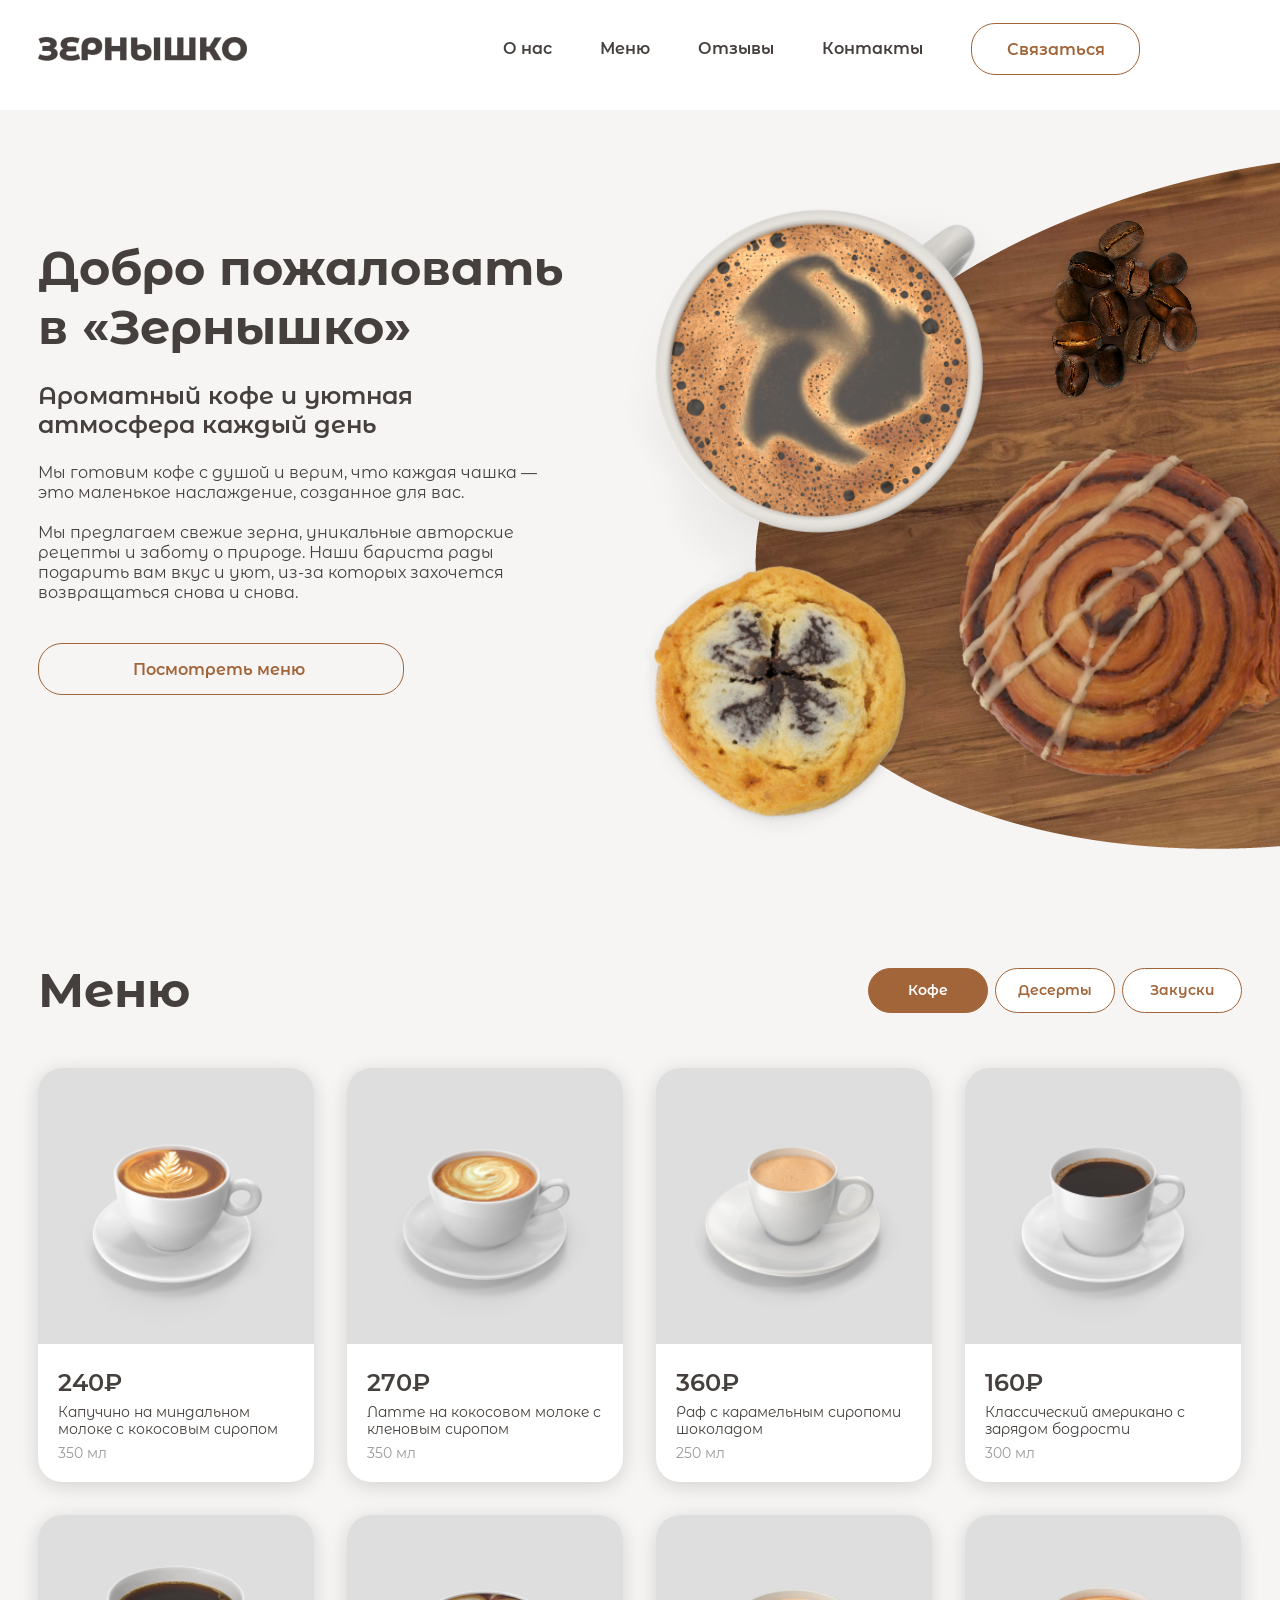
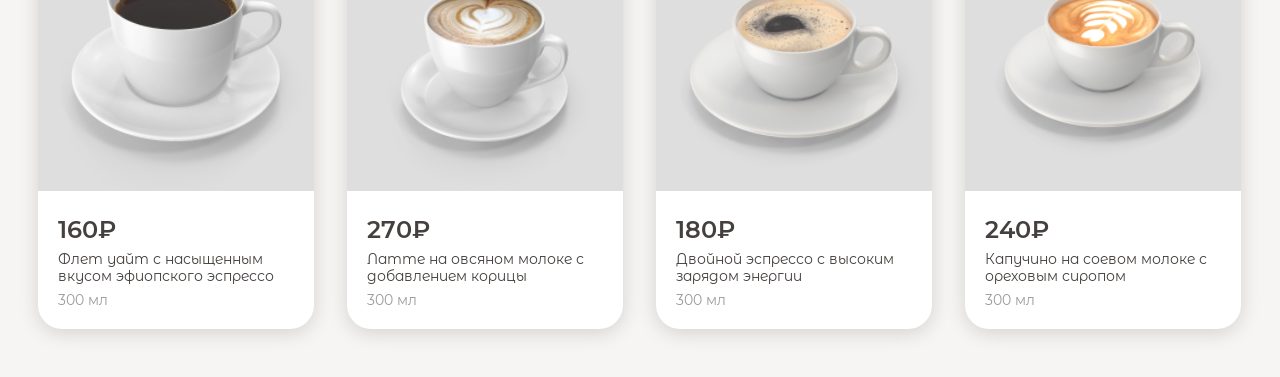
<file: index.html>
<!DOCTYPE html>
<html lang="en">
<head>
    <meta charset="UTF-8">
    <meta name="viewport" content="width=device-width, initial-scale=1.0">
    <title>Document</title>
    <link rel="stylesheet" href="./style.css">
    <link rel="preconnect" href="https://fonts.googleapis.com">
    <link rel="preconnect" href="https://fonts.gstatic.com" crossorigin>
    <link href="https://fonts.googleapis.com/css2?family=Montserrat+Alternates:ital,wght@0,100;0,200;0,300;0,400;0,500;0,600;0,700;0,800;0,900;1,100;1,200;1,300;1,400;1,500;1,600;1,700;1,800;1,900&family=Montserrat:ital,wght@0,100..900;1,100..900&display=swap" rel="stylesheet">
</head>
<body class="body">
    <header class="header center"> 
        <img src="./img/LogoHeader.png" class="header__logo" alt="logo"> 
        <div class="header-crumbs">
           <a href="#" class="header-crumbs__links header-crumbs__links_aboutus">
                <span>О нас</span>
            </a>
            <a href="#menu" class="header-crumbs__links">
                <span>Меню</span>
            </a>
            <a href="#" class="header-crumbs__links">
                <span>Отзывы</span>
            </a>
            <a href="#" class="header-crumbs__links">
                <span>Контакты</span>
            </a>
            <a href="#" class="header-crumbs__button">Связаться</a>
          </div>
    </header>

    <section class="main-page center">

        <div>
            <img class="main-page__coffee" src="./img/CupOfCoffee.png" alt="coffee">
       
            <img class="main-page__cookies" src="./img/CookiewithChocolateCream.png" alt="cookies">

            <img class="main-page__synabon" src="./img/CinnamonSwirlPastry.png" alt="synabon">
        
            <img src="./img/grains.png" class="main-page__grains" alt="grains">
        </div>

       <div class="main-page__text">
            <h1 class="main-page__text main-page__text_top">Добро пожаловать в&nbsp;«Зернышко»</h1>
            <p class="main-page__text main-page__text_subtitle">Ароматный кофе и уютная <br> атмосфера каждый день</p>
            <p class="main-page__text main-page__text_mini">Мы готовим кофе с душой и верим, что каждая чашка —<br> это маленькое наслаждение, созданное для вас. <br><br>
                Мы предлагаем свежие зерна, уникальные авторские <br> рецепты и заботу о природе. Наши бариста рады <br> подарить вам вкус и уют, из-за которых захочется возвращаться снова и снова.</p>
                    <a href="#menu" class="main-page__text main-page__text_button">Посмотреть меню</a>
        </div>
    </section>

    <section id="menu" class="menu center">
        
    <h2 class="menu__heading">Меню</h2>
        <div class="menu__button">
            <button class="menu__button_coffee category__coffee">Кофе</button>
            <button class="menu__button_desserts category__desserts">Десерты</button>
            <button class="menu__button_snacks category__snaks">Закуски</button>     
        </div>
    </section>

    <section class="coffee center">
        <div class="coffee__card">
            <img src="./img/coffee1.png" alt="Капучино">
            <article class="card-content">
                <p class="card-content__price">240₽</p>
                <h3 class="card-content__description">Капучино на миндальном молоке с кокосовым сиропом</h3>
                <p class="card-content__quantity">350 мл</p>
            </article>
        </div>
        <div class="coffee__card">
            <img src="./img/coffee2.png" alt="Латте">
            <article class="card-content">
                <p class="card-content__price">270₽</p>
                <h3 class="card-content__description">Латте на кокосовом молоке с кленовым сиропом </h3>
                <p class="card-content__quantity">350 мл</p>
            </article>
        </div>
        <div class="coffee__card">
            <img src="./img/coffee3.png" alt="Раф">
            <article class="card-content">
                <p class="card-content__price">360₽</p>
                <h3 class="card-content__description">Раф с карамельным сиропоми шоколадом</h3>
                <p class="card-content__quantity">250 мл</p>
            </article>
        </div>
        <div class="coffee__card">
            <img src="./img/coffee4.png" alt="американо">
            <article class="card-content">
                <p class="card-content__price">160₽</p>
                <h3 class="card-content__description">Классический американо с зарядом бодрости</h3>
                <p class="card-content__quantity">300 мл</p>
            </article>
        </div>
        <div class="coffee__card">
            <img src="./img/coffee5.png" alt="Флет уайт">
            <article class="card-content">
                <p class="card-content__price">160₽</p>
                <h3 class="card-content__description">Флет уайт с насыщенным вкусом эфиопского эспрессо</h3>
                <p class="card-content__quantity">300 мл</p>
            </article>
        </div>
        <div class="coffee__card">
            <img src="./img/coffee6.png" alt="Латте на овсяном молоке">
            <article class="card-content">
                <p class="card-content__price">270₽</p>
                <h3 class="card-content__description">Латте на овсяном молоке с добавлением корицы</h3>
                <p class="card-content__quantity">300 мл</p>
            </article>
        </div>
        <div class="coffee__card">
            <img src="./img/coffee7.png" alt="Двойной эспрессо">
            <article class="card-content">
                <p class="card-content__price">180₽</p>
                <h3 class="card-content__description">Двойной эспрессо с высоким зарядом энергии</h3>
                <p class="card-content__quantity">300 мл</p>
            </article>
        </div>
        <div class="coffee__card">
            <img src="./img/coffee8.png" alt="Капучино на соевом молоке">
            <article class="card-content">
                <p class="card-content__price">240₽</p>
                <h3 class="card-content__description">Капучино на соевом молоке с ореховым сиропом</h3>
                <p class="card-content__quantity">300 мл</p>
            </article>
        </div>
    </section>

    <section class="desserts center">
            <div class="desserts__card">
                <img src="./img/desserts1.png" alt="Синабон">
                <article class="card-content">
                    <p class="card-content__price">240₽</p>
                    <h3 class="card-content__description">Синабон с ароматной корицей и глазурью</h3>
                    <p class="card-content__quantity">250 гр</p>
                </article>
            </div>
            <div class="desserts__card">
                <img src="./img/desserts2.png" alt="датская слойка">
                <article class="card-content">
                    <p class="card-content__price">270₽</p>
                    <h3 class="card-content__description">Воздушная датская слойка с нежным кремом </h3>
                    <p class="card-content__quantity">250 гр</p>
                </article>
            </div>
            <div class="desserts__card">
                <img src="./img/desserts3.png" alt="Нежный крем-брюле">
                <article class="card-content">
                    <p class="card-content__price">360₽</p>
                    <h3 class="card-content__description">Нежный крем-брюле с ягодами и карамельной&nbsp;корочкой </h3>
                    <p class="card-content__quantity">150 гр</p>
                </article>
            </div>
            <div class="desserts__card">
                <img src="./img/desserts4.png" alt="Улитка">
                <article class="card-content">
                    <p class="card-content__price">270₽</p>
                    <h3 class="card-content__description">Улитка с яблочно-лимоннымджемом и изюмом</h3>
                    <p class="card-content__quantity">250 гр</p>
                </article>
            </div>
            <div class="desserts__card">
                <img src="./img/desserts5.png" alt="Шоколадно-кофейный торт">
                <article class="card-content">
                    <p class="card-content__price">160₽</p>
                    <h3 class="card-content__description">Шоколадно-кофейный торт с глубоким вкусом какао</h3>
                    <p class="card-content__quantity">170 гр</p>
                </article>
            </div>
            <div class="desserts__card">
                <img src="./img/desserts6.png" alt="Шоколадная тарталетка">
                <article class="card-content">
                    <p class="card-content__price">180₽</p>
                    <h3 class="card-content__description">Шоколадная тарталетка с кремом и  малиной</h3>
                    <p class="card-content__quantity">150 гр</p>
                </article>
            </div>
            <div class="desserts__card">
                <img src="./img/desserts7.png" alt="Классический медовик">
                <article class="card-content">
                    <p class="card-content__price">240₽</p>
                    <h3 class="card-content__description">Классический медовик со сливочным кремом</h3>
                    <p class="card-content__quantity">250 гр</p>
                </article>
            </div>
            <div class="desserts__card">
                <img src="./img/desserts8.png" alt="Торт">
                <article class="card-content">
                    <p class="card-content__price">160₽</p>
                    <h3 class="card-content__description">Торт с нежным кремом, корицей и шоколадом</h3>
                    <p class="card-content__quantity">300 гр</p>
                </article>
            </div>
    </section>

    <section class="snaks center">
                <div class="snaks__card">
                    <img src="./img/snaks1.png" alt="Миндаль">
                    <article class="card-content">
                        <p class="card-content__price">240₽</p>
                        <h3 class="card-content__description">Миндаль — идеальная закуска для перекуса</h3>
                        <p class="card-content__quantity">200 гр</p>
                    </article>
                </div>
                <div class="snaks__card">
                    <img src="./img/snaks2.png" alt="Классическое печенье">
                    <article class="card-content">
                        <p class="card-content__price">360₽</p>
                        <h3 class="card-content__description">Классическое печенье с кусочками шоколада </h3>
                        <p class="card-content__quantity">250 гр</p>
                    </article>
                </div>
                <div class="snaks__card">
                    <img src="./img/snaks3.png" alt="Баранки">
                    <article class="card-content">
                        <p class="card-content__price">270₽</p>
                        <h3 class="card-content__description">Баранки с легкой солью — отличное дополнение к кофе</h3>
                        <p class="card-content__quantity">350 гр</p>
                    </article>
                </div>
                <div class="snaks__card">
                    <img src="./img/snaks4.png" alt="Булочка с маком">
                    <article class="card-content">
                        <p class="card-content__price">160₽</p>
                        <h3 class="card-content__description">Булочка с маком, покрытая нежной сахарной глазурью</h3>
                        <p class="card-content__quantity">150 гр</p>
                    </article>
                </div>
                <div class="snaks__card">
                    <img src="./img/snaks5.png" alt="Свежий, хрустящий кешью">
                    <article class="card-content">
                        <p class="card-content__price">270₽</p>
                        <h3 class="card-content__description">Свежий, хрустящий кешью — полезный перекус</h3>
                        <p class="card-content__quantity">300 гр</p>
                    </article>
                </div>
                <div class="snaks__card">
                    <img src="./img/snaks6.png" alt="Мягкое печенье">
                    <article class="card-content">
                        <p class="card-content__price">160₽</p>
                        <h3 class="card-content__description">Мягкое печенье с начинкой из шоколада </h3>
                        <p class="card-content__quantity">150 гр</p>
                    </article>
                </div>
                <div class="snaks__card">
                    <img src="./img/snaks7.png" alt="Нежные панкейки">
                    <article class="card-content">
                        <p class="card-content__price">180₽</p>
                        <h3 class="card-content__description">Нежные панкейки с сладким медом и маслом</h3>
                        <p class="card-content__quantity">300 гр</p>
                    </article>
                </div>
                <div class="snaks__card">
                    <img src="./img/snaks8.png" alt="Сытные треугольники">
                    <article class="card-content">
                        <p class="card-content__price">240₽</p>
                        <h3 class="card-content__description">Сытные треугольники с сырной начинкой</h3>
                        <p class="card-content__quantity">250 гр</p>
                    </article>
                </div>
    </section>


    <script src="script.js"></script>
</body>
</html>
</file>
<file: style.css>
* {
  margin: 0;
  padding: 0;
}

.body {
  font-family: "Montserrat Alternates";
}

.center {
  padding-left: calc(50% - 602px);
  padding-right: calc(50% - 602px);
}

a {
  text-decoration: none;
}

a, button, input[type=button] {
  font-family: "Montserrat Alternates";
  transition: 1s;
}

button:hover {
  background: rgb(162, 101, 57) !important;
  color: #FFFFFF !important;
}

a, button:hover {
  cursor: pointer;
}

.header {
  background: #FFFFFF;
  display: flex;
  flex-direction: row;
  flex-wrap: wrap;
  justify-content: flex-start;
  align-items: center;
  position: fixed;
  z-index: 3;
  width: 100%;
  padding-top: 23px;
  padding-bottom: 35px;
}
.header-crumbs {
  display: flex;
  flex-direction: row;
  flex-wrap: wrap;
  align-content: center;
  gap: 48px;
}
.header-crumbs__links {
  list-style-type: none;
  font-size: 16px;
  font-weight: 600;
  line-height: 20px;
  color: #45403D;
  display: flex;
  flex-direction: row;
  flex-wrap: wrap;
  gap: 48px;
  align-content: center;
}
.header-crumbs__links_aboutus {
  padding-left: 256px;
}
.header-crumbs__button {
  box-sizing: border-box;
  border: 1px solid rgb(162, 101, 57);
  border-radius: 24px;
  width: 169px;
  height: 52px;
  font-size: 16px;
  font-weight: 600;
  line-height: 20px;
  align-items: center;
  color: #A26539;
  background: #FFFFFF;
  padding-left: 0px;
  text-align: center;
  padding-top: 16px;
}
.header-crumbs__button:hover {
  background: rgb(162, 101, 57) !important;
  color: #FFFFFF !important;
}

.main-page {
  background: #F6F5F4;
  padding-top: 120px;
  background-image: url(./img/Table.png);
  background-position: 700px calc(100% + 35px);
  background-repeat: no-repeat;
}
.main-page__text {
  display: flex;
  flex-direction: column;
  flex-wrap: wrap;
  align-content: flex-start;
  gap: 24px;
  width: 586px;
}
.main-page__text_top {
  font-size: 48px;
  font-weight: 700;
  line-height: 59px;
  color: #45403D;
  padding-top: 119px;
}
.main-page__text_subtitle {
  font-size: 24px;
  font-weight: 600;
  line-height: 29px;
  color: #45403D;
}
.main-page__text_mini {
  font-size: 16px;
  font-weight: 400;
  line-height: 20px;
  color: #45403D;
}
.main-page__text_button {
  margin-top: 16px;
  width: 366px;
  height: 52px;
  box-sizing: border-box;
  border: 1px solid rgb(162, 101, 57);
  border-radius: 24px;
  font-size: 16px;
  font-weight: 600;
  line-height: 20px;
  color: #A26539;
  margin-bottom: 202px;
  text-align: center;
  padding-top: 16px;
  padding-left: 94px;
}
.main-page__text_button:hover {
  background: rgb(162, 101, 57) !important;
  color: #FFFFFF !important;
}
.main-page__coffee {
  position: absolute;
  margin-left: 536.59px;
  margin-top: -31.55px;
  transition: 1s;
  z-index: 2;
}
.main-page__coffee:hover {
  transform: rotate(10.44deg);
  transform-origin: 50% 50%;
}
.main-page__cookies {
  position: absolute;
  margin-left: 543.34px;
  margin-top: 368.57px;
  transition: 1s;
  z-index: 2;
}
.main-page__cookies:hover {
  transform: rotate(10.44deg);
  transform-origin: 50% 50%;
}
.main-page__synabon {
  position: absolute;
  margin-left: 809.77px;
  margin-top: 200.92px;
  transition: 1s;
  z-index: 2;
}
.main-page__synabon:hover {
  transform: rotate(10.44deg);
  transform-origin: 50% 50%;
}
.main-page__grains {
  position: absolute;
  margin-left: 950.38px;
  padding-top: 58.85px;
  z-index: 2;
}

#menu {
  scroll-behavior: smooth;
  transition-duration: 2s;
}

.menu {
  padding-top: 64px;
  background-color: #F6F5F4;
  display: flex;
  flex-direction: row;
  flex-wrap: wrap;
  align-content: center;
  justify-content: space-between;
  align-items: center;
}
.menu__heading {
  font-size: 48px;
  font-weight: 700;
  line-height: 59px;
  color: #45403D;
}
.menu__button {
  display: flex;
  gap: 7px;
}
.menu__button_coffee {
  box-sizing: border-box;
  border: 1px solid rgb(162, 101, 57);
  border-radius: 24px;
  width: 120px;
  height: 45px;
  font-size: 14px;
  font-weight: 600;
  line-height: 17px;
  color: #A26539;
  background: #FFFFFF;
}
.menu__button_coffee:hover {
  background: rgb(162, 101, 57);
  color: #FFFFFF;
}
.menu__button_desserts {
  box-sizing: border-box;
  border: 1px solid rgb(162, 101, 57);
  border-radius: 24px;
  width: 120px;
  height: 45px;
  font-size: 14px;
  font-weight: 600;
  line-height: 17px;
  color: #A26539;
  background: #FFFFFF;
}
.menu__button_desserts:hover {
  background: rgb(162, 101, 57);
  color: #FFFFFF;
}
.menu__button_snacks {
  box-sizing: border-box;
  border: 1px solid rgb(162, 101, 57);
  border-radius: 24px;
  width: 120px;
  height: 45px;
  font-size: 14px;
  font-weight: 600;
  line-height: 17px;
  color: #A26539;
  background: #FFFFFF;
}
.menu__button_snacks:hover {
  background: rgb(162, 101, 57);
  color: #FFFFFF;
}

.coffee {
  padding-top: 48px;
  background-color: #F6F5F4;
  display: flex;
  gap: 33px;
  flex-direction: row;
  flex-wrap: wrap;
  padding-bottom: 48px;
}
.coffee__card {
  border-radius: 24px;
  box-shadow: 0px 4px 20px 0px rgba(0, 0, 0, 0.14);
  background: rgb(255, 255, 255);
  transition: 0.5s;
}
.coffee__card:hover {
  transform: scale(1.1);
}

.card-content {
  display: flex;
  flex-direction: column;
  flex-wrap: wrap;
  align-content: flex-start;
  padding: 20px;
  gap: 7px;
  max-width: 236px;
}
.card-content__price {
  font-size: 24px;
  font-weight: 600;
  line-height: 29px;
  color: #45403D;
}
.card-content__description {
  font-size: 14px;
  font-weight: 400;
  line-height: 17px;
  color: #45403D;
}
.card-content__quantity {
  font-size: 14px;
  font-weight: 400;
  line-height: 17px;
  color: #9A9A9A;
}

.desserts {
  padding-top: 48px;
  background-color: #F6F5F4;
  display: flex;
  gap: 33px;
  flex-direction: row;
  flex-wrap: wrap;
  padding-bottom: 48px;
  display: none;
}
.desserts__card {
  border-radius: 24px;
  box-shadow: 0px 4px 20px 0px rgba(0, 0, 0, 0.14);
  background: rgb(255, 255, 255);
  transition: 0.5s;
}
.desserts__card:hover {
  transform: scale(1.1);
}

.snaks {
  padding-top: 48px;
  background-color: #F6F5F4;
  display: flex;
  gap: 33px;
  flex-direction: row;
  flex-wrap: wrap;
  padding-bottom: 48px;
  display: none;
}
.snaks__card {
  border-radius: 24px;
  box-shadow: 0px 4px 20px 0px rgba(0, 0, 0, 0.14);
  background: rgb(255, 255, 255);
  transition: 0.5s;
}
.snaks__card:hover {
  transform: scale(1.1);
}/*# sourceMappingURL=style.css.map */
</file>
